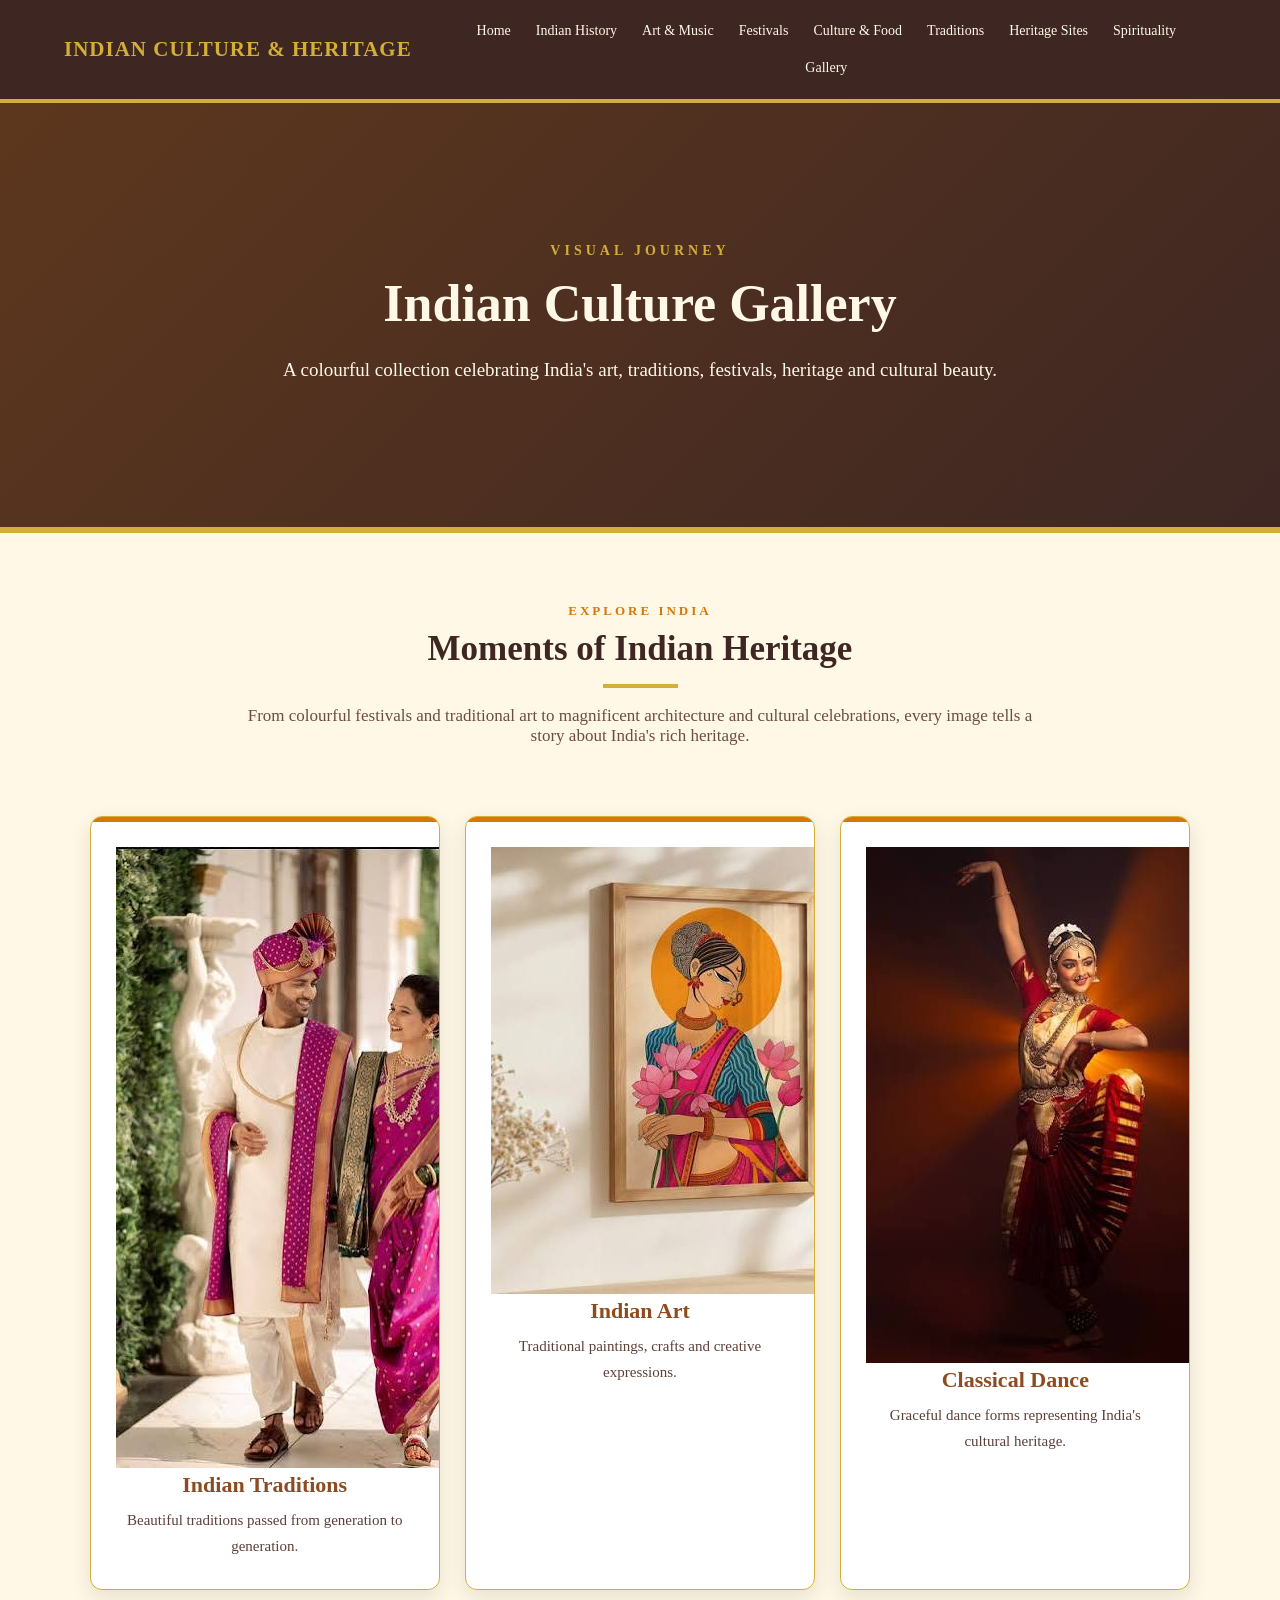
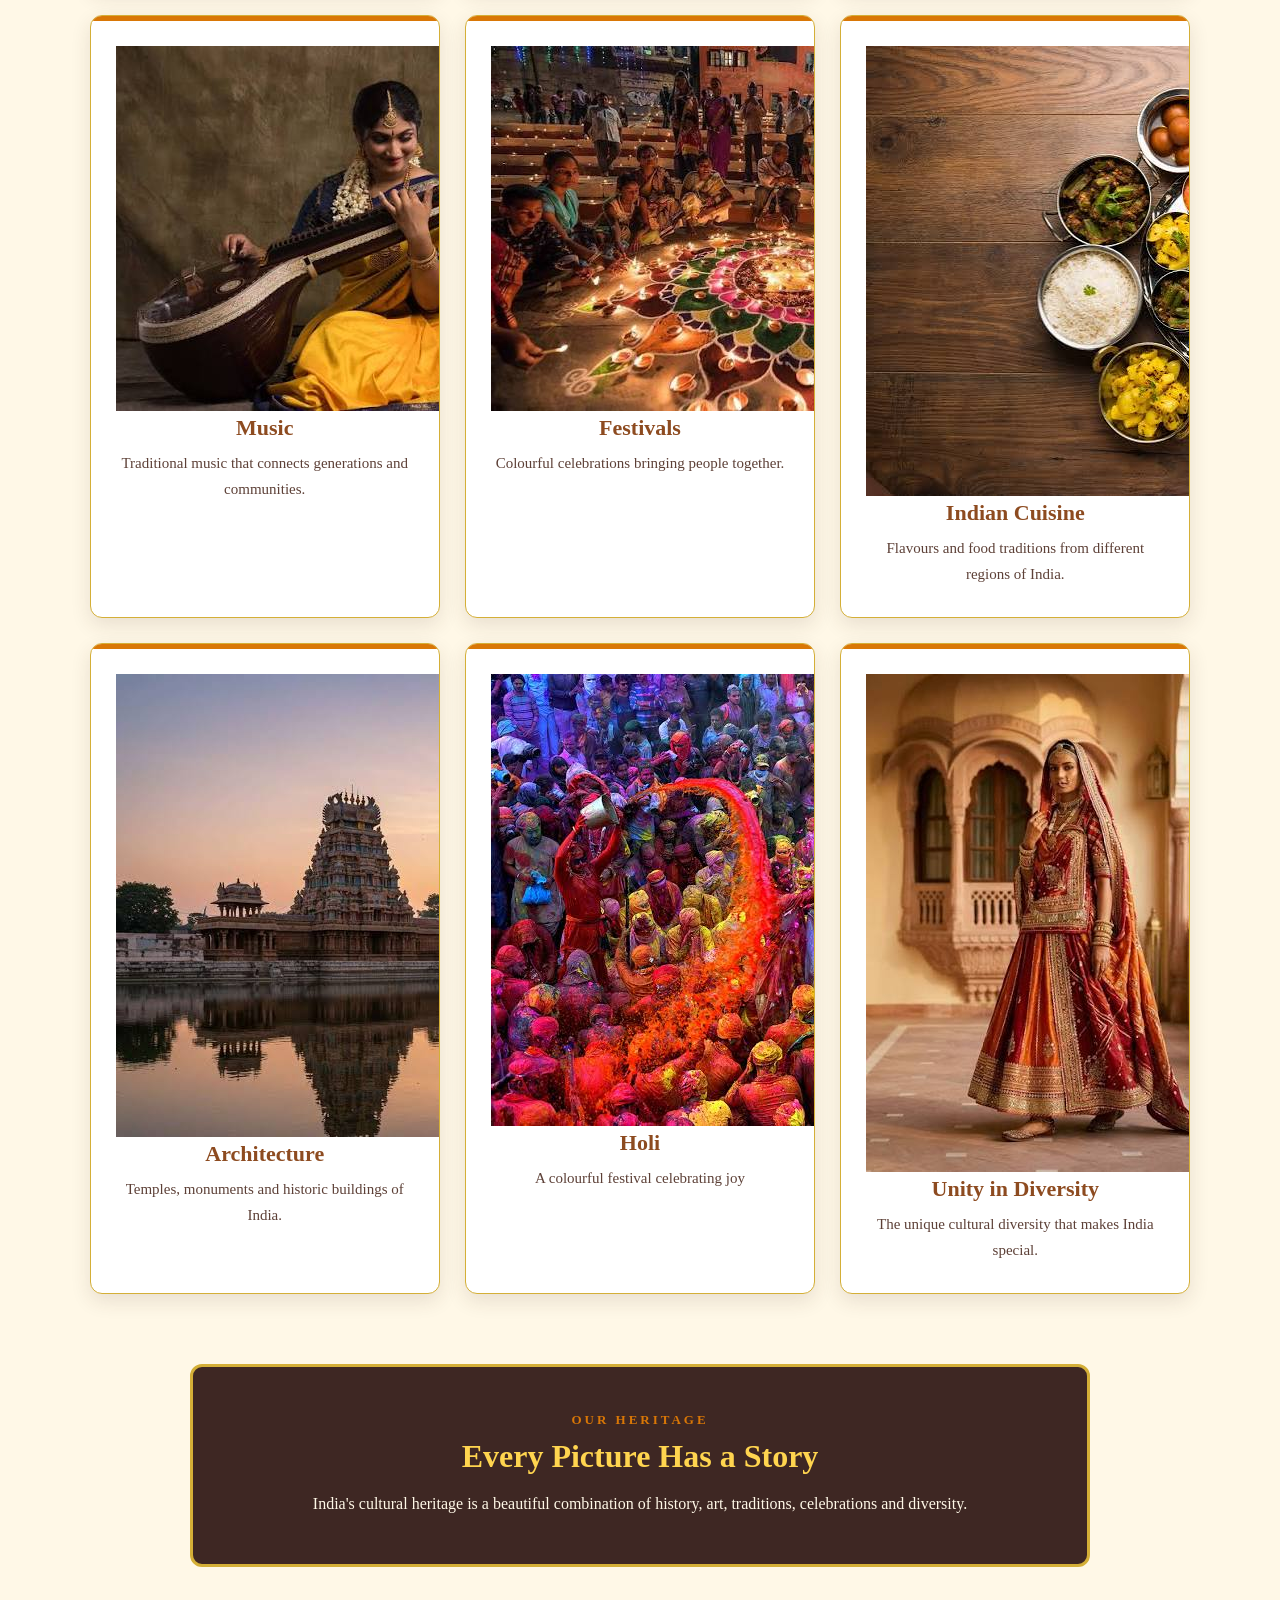
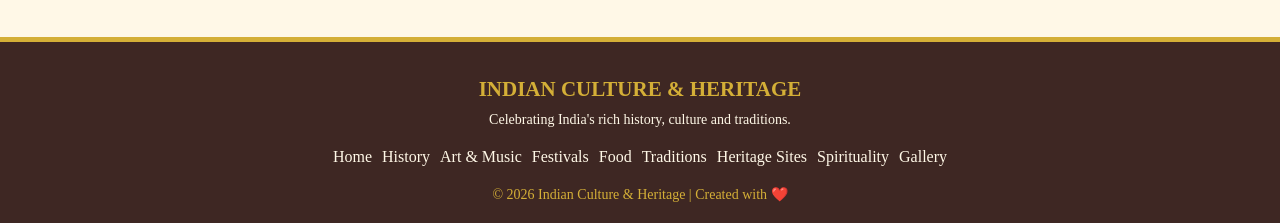
<file: pages/gallery.html>
<!DOCTYPE html>
<html lang="en">
<head>
    <meta charset="UTF-8">
    <meta name="viewport" content="width=device-width, initial-scale=1.0">

    <title>Gallery | Indian Culture & Heritage</title>

    <link rel="stylesheet" href="../css/gallery.css">
</head>

<body>
    <header class="navbar">

        <a href="../index.html" class="logo">
            INDIAN CULTURE & HERITAGE
        </a>

        <nav>
            <a href="../index.html">Home</a>
            <a href="indian-history.html">Indian History</a>
            <a href="art&music.html">Art & Music</a>
            <a href="indian-festivals.html">Festivals</a>
            <a href="culture&food.html">Culture & Food</a>
            <a href="traditions&lifestyle.html">Traditions</a>
            <a href="heritage-sites.html">Heritage Sites</a>
            <a href="religion&spirituality.html">Spirituality</a>
            <a href="gallery.html">Gallery</a>
        </nav>

    </header>

    <section class="hero">

        <div class="hero-content">

            <p class="small-title">VISUAL JOURNEY</p>

            <h1>Indian Culture Gallery</h1>

            <p>
                A colourful collection celebrating India's art, traditions,
                festivals, heritage and cultural beauty.
            </p>

        </div>

    </section>

    <section class="intro">

        <p class="section-label">EXPLORE INDIA</p>

        <h2>Moments of Indian Heritage</h2>

        <p>
            From colourful festivals and traditional art to magnificent
            architecture and cultural celebrations, every image tells
            a story about India's rich heritage.
        </p>

    </section>

    <section class="gallery-section">

        <div class="gallery-grid">

            <div class="gallery-item">
                <img src="../image/gallery/gallery9.jpg"alt="Indian traditional" class="card-image">

                <h3>Indian Traditions</h3>
                <p>Beautiful traditions passed from generation to generation.</p>
            </div>


            <div class="gallery-item">
                <img src="../image/gallery/gallery4.jpg"alt="Indian art" class="card-image">


                <h3>Indian Art</h3>
                <p>Traditional paintings, crafts and creative expressions.</p>
            </div>


            <div class="gallery-item">
                <img src="../image/gallery/gallery1.jpg"alt="Classical dance" class="card-image">


                <h3>Classical Dance</h3>
                <p>Graceful dance forms representing India's cultural heritage.</p>
            </div>


            <div class="gallery-item">
                <img src="../image/gallery/gallery7.jpg"alt="Music" class="card-image">

                <h3>Music</h3>
                <p>Traditional music that connects generations and communities.</p>
            </div>


            <div class="gallery-item">
                <img src="../image/gallery/gallery2.jpg"alt="festivals" class="card-image">

                <h3>Festivals</h3>
                <p>Colourful celebrations bringing people together.</p>
            </div>


            <div class="gallery-item">
                <img src="../image/gallery/gallery6.jpg"alt="indian cuisine" class="card-image">


                <h3>Indian Cuisine</h3>
                <p>Flavours and food traditions from different regions of India.</p>
            </div>


            <div class="gallery-item">
                <img src="../image/gallery/gallery8.jpg"alt="architecture" class="card-image">


                <h3>Architecture</h3>
                <p>Temples, monuments and historic buildings of India.</p>
            </div>

            <div class="gallery-item">
                <img src="../image/gallery/gallery3.jpg"alt="holi" class="card-image">

                <h3>Holi</h3>
                <p>A colourful festival celebrating joy</p>
            </div>

            <div class="gallery-item">
                <img src="../image/gallery/gallery5.jpg"alt="Taj Mahal" class="card-image">


                <h3>Unity in Diversity</h3>
                <p>The unique cultural diversity that makes India special.</p>
            </div>

        </div>

    </section>

    <section class="gallery-message">

        <p class="section-label">OUR HERITAGE</p>

        <h2>Every Picture Has a Story</h2>

        <p>
            India's cultural heritage is a beautiful combination of history,
            art, traditions, celebrations and diversity.
        </p>

    </section>
    
    <footer class="footer">

        <div class="footer-title">
            INDIAN CULTURE & HERITAGE
        </div>

        <p>
            Celebrating India's rich history, culture and traditions.
        </p>

        <div class="footer-links">

            <a href="../index.html">Home</a>
            <a href="indian-history.html">History</a>
            <a href="art&music.html">Art & Music</a>
            <a href="indian-festivals.html">Festivals</a>
            <a href="culture&food.html">Food</a>
            <a href="traditions&lifestyle.html">Traditions</a>
            <a href="heritage-sites.html">Heritage Sites</a>
            <a href="religion&spirituality.html">Spirituality</a>
            <a href="gallery.html">Gallery</a>

        </div>

        <p class="copyright">
            © 2026 Indian Culture & Heritage | Created with ❤️
        </p>

    </footer>

</body>
</html>
</file>
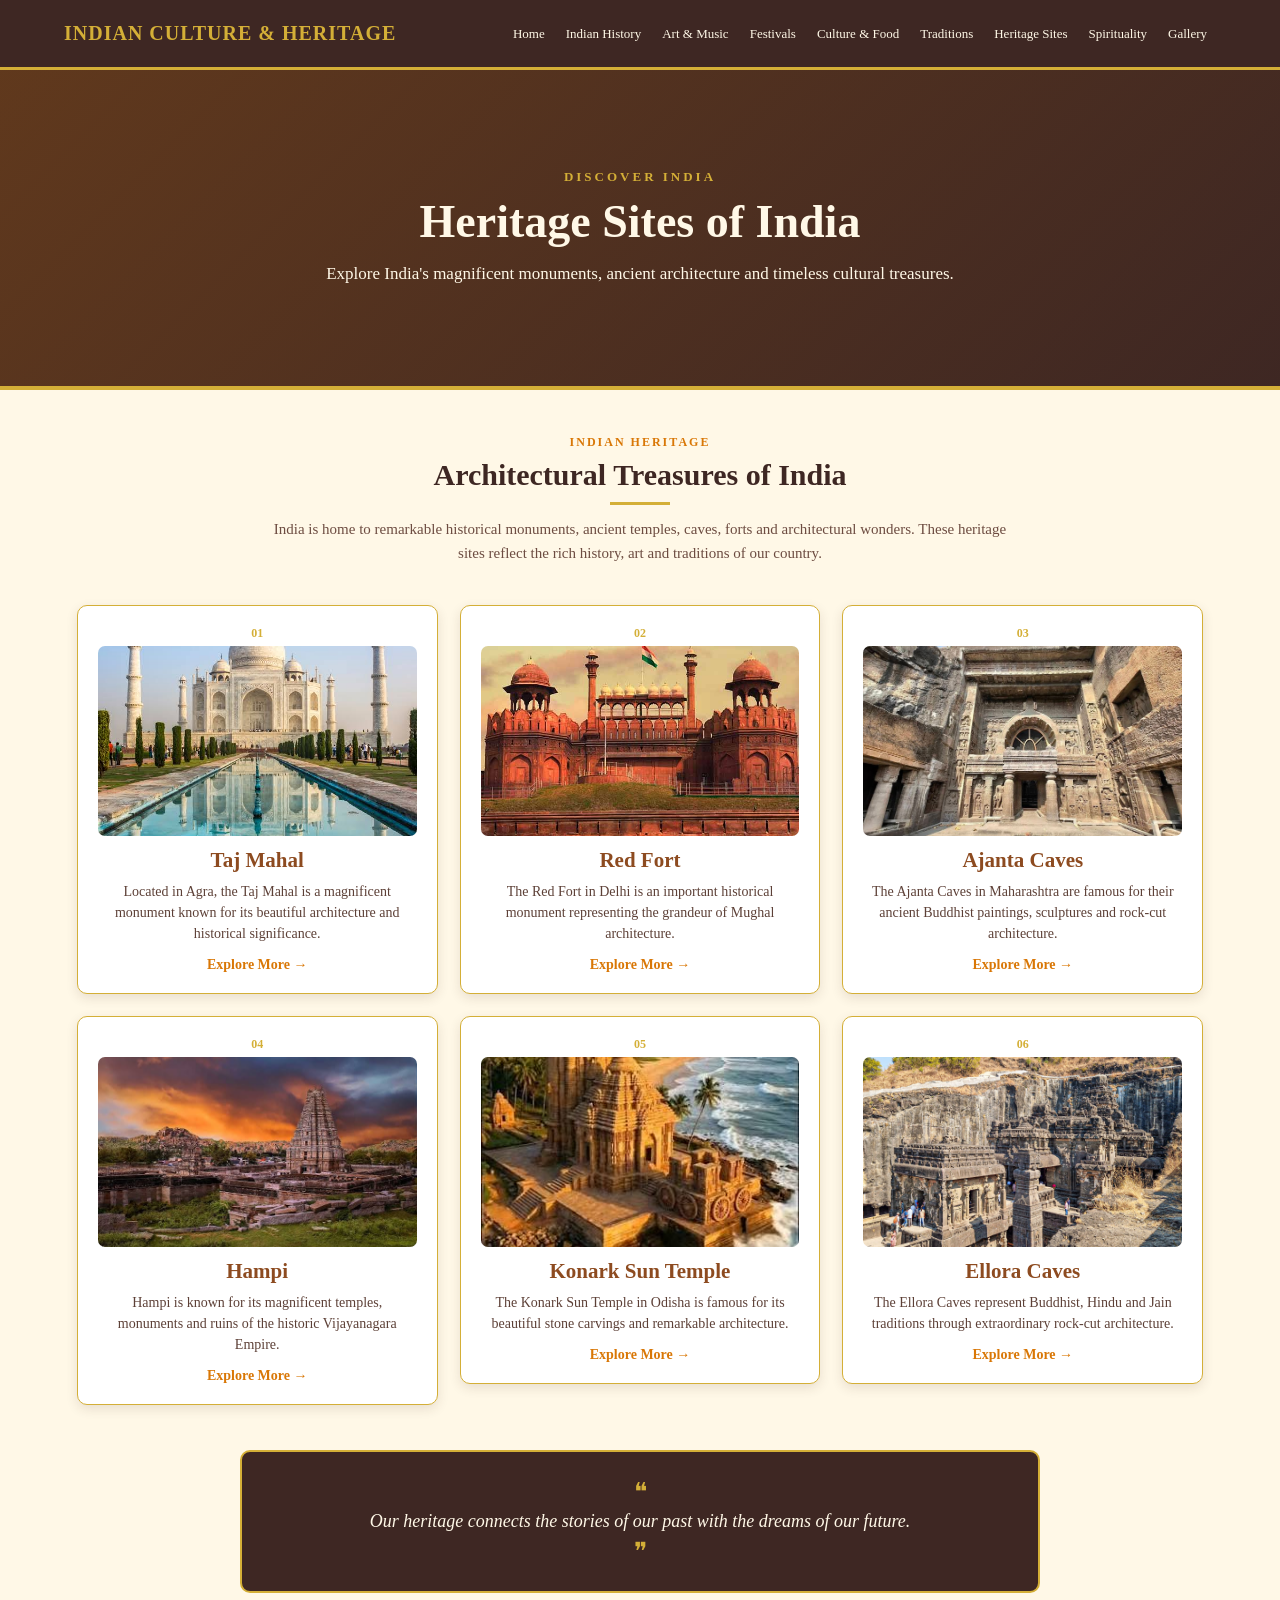
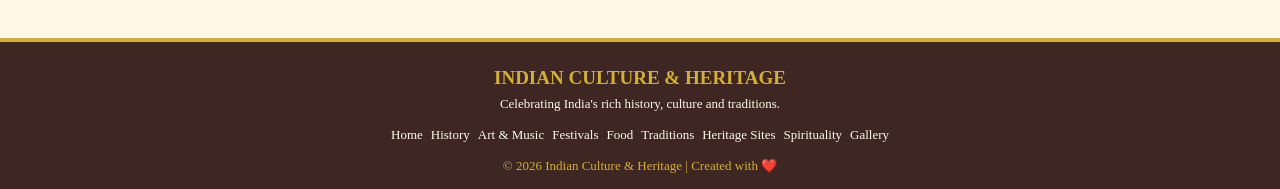
<file: pages/heritage-sites.html>
<!DOCTYPE html>
<html lang="en">
<head>
    <meta charset="UTF-8">
    <meta name="viewport" content="width=device-width, initial-scale=1.0">

    <title>Heritage Sites | Indian Culture & Heritage</title>

    <link rel="stylesheet" href="../css/heritage-sites.css">
</head>

<body>

    <header class="navbar">

        <a href="../index.html" class="logo">
            INDIAN CULTURE & HERITAGE
        </a>

        <nav>
            <a href="../index.html">Home</a>
            <a href="indian-history.html">Indian History</a>
            <a href="art&music.html">Art & Music</a>
            <a href="indian-festivals.html">Festivals</a>
            <a href="culture&food.html">Culture & Food</a>
            <a href="traditions&lifestyle.html">Traditions</a>
            <a href="heritage-sites.html">Heritage Sites</a>
            <a href="religion&spirituality.html">Spirituality</a>
            <a href="gallery.html">Gallery</a>
        </nav>

    </header>

    <section class="hero">

        <div class="hero-content">

            <p class="small-title">DISCOVER INDIA</p>

            <h1>Heritage Sites of India</h1>

            <p>
                Explore India's magnificent monuments, ancient architecture
                and timeless cultural treasures.
            </p>

        </div>

    </section>

    <section class="intro">

        <p class="section-label">INDIAN HERITAGE</p>

        <h2>Architectural Treasures of India</h2>

        <p>
            India is home to remarkable historical monuments, ancient temples,
            caves, forts and architectural wonders. These heritage sites
            reflect the rich history, art and traditions of our country.
        </p>

    </section>

    <section class="heritage-section">

        <div class="card-container">

            <article class="heritage-card">

                <div class="card-number">01</div>

            <img src="../image/tajmahal.jpg"alt="Taj Mahal" class="card-image">

                <h3>Taj Mahal</h3>

                <p>
                    Located in Agra, the Taj Mahal is a magnificent monument
                    known for its beautiful architecture and historical
                    significance.
                </p>

                <a href="https://en.wikipedia.org/wiki/Taj_Mahal"
                   target="_blank"
                   class="learn-more">
                    Explore More →
                </a>

            </article>


            <article class="heritage-card">

                <div class="card-number">02</div>

                 <img src="../image/Redfort.jpg"alt="Taj Mahal" class="card-image">


                <h3>Red Fort</h3>

                <p>
                    The Red Fort in Delhi is an important historical monument
                    representing the grandeur of Mughal architecture.
                </p>

                <a href="https://en.wikipedia.org/wiki/Red_Fort"
                   target="_blank"
                   class="learn-more">
                    Explore More →
                </a>

            </article>


            <article class="heritage-card">

                <div class="card-number">03</div>

                 <img src="../image/ajanta.jpg"alt="Ajanta_Caves" class="card-image">


                <h3>Ajanta Caves</h3>

                <p>
                    The Ajanta Caves in Maharashtra are famous for their
                    ancient Buddhist paintings, sculptures and rock-cut
                    architecture.
                </p>

                <a href="https://en.wikipedia.org/wiki/Ajanta_Caves"
                   target="_blank"
                   class="learn-more">
                    Explore More →
                </a>

            </article>


            <article class="heritage-card">

                <div class="card-number">04</div>

                 <img src="../image/hampi.jpg"alt="Hampi" class="card-image">


                <h3>Hampi</h3>

                <p>
                    Hampi is known for its magnificent temples, monuments
                    and ruins of the historic Vijayanagara Empire.
                </p>

                <a href="https://en.wikipedia.org/wiki/Hampi"
                   target="_blank"
                   class="learn-more">
                    Explore More →
                </a>

            </article>


            <article class="heritage-card">

                <div class="card-number">05</div>

                 <img src="../image/konark.jpg"alt="Konark sun temple" class="card-image">


                <h3>Konark Sun Temple</h3>

                <p>
                    The Konark Sun Temple in Odisha is famous for its
                    beautiful stone carvings and remarkable architecture.
                </p>

                <a href="https://en.wikipedia.org/wiki/Konark_Sun_Temple"
                   target="_blank"
                   class="learn-more">
                    Explore More →
                </a>

            </article>


            <article class="heritage-card">

                <div class="card-number">06</div>

                 <img src="../image/ellora.jpg"alt="Ellora Caves" class="card-image">


                <h3>Ellora Caves</h3>

                <p>
                    The Ellora Caves represent Buddhist, Hindu and Jain
                    traditions through extraordinary rock-cut architecture.
                </p>

                <a href="https://en.wikipedia.org/wiki/Ellora_Caves"
                   target="_blank"
                   class="learn-more">
                    Explore More →
                </a>

            </article>

        </div>

    </section>

    <section class="quote">

        <span>❝</span>

        <p>
            Our heritage connects the stories of our past with the dreams
            of our future.
        </p>

        <span>❞</span>

    </section>

    <footer class="footer">

        <div class="footer-title">
            INDIAN CULTURE & HERITAGE
        </div>

        <p>
            Celebrating India's rich history, culture and traditions.
        </p>

        <div class="footer-links">

            <a href="../index.html">Home</a>
            <a href="indian-history.html">History</a>
            <a href="art&music.html">Art & Music</a>
            <a href="indian-festivals.html">Festivals</a>
            <a href="culture&food.html">Food</a>
            <a href="traditions&lifestyle.html">Traditions</a>
            <a href="heritage-sites.html">Heritage Sites</a>
            <a href="religion&spirituality.html">Spirituality</a>
            <a href="gallery.html">Gallery</a>

        </div>

        <p class="copyright">
            © 2026 Indian Culture & Heritage | Created with ❤️
        </p>

    </footer>

</body>
</html>
</file>
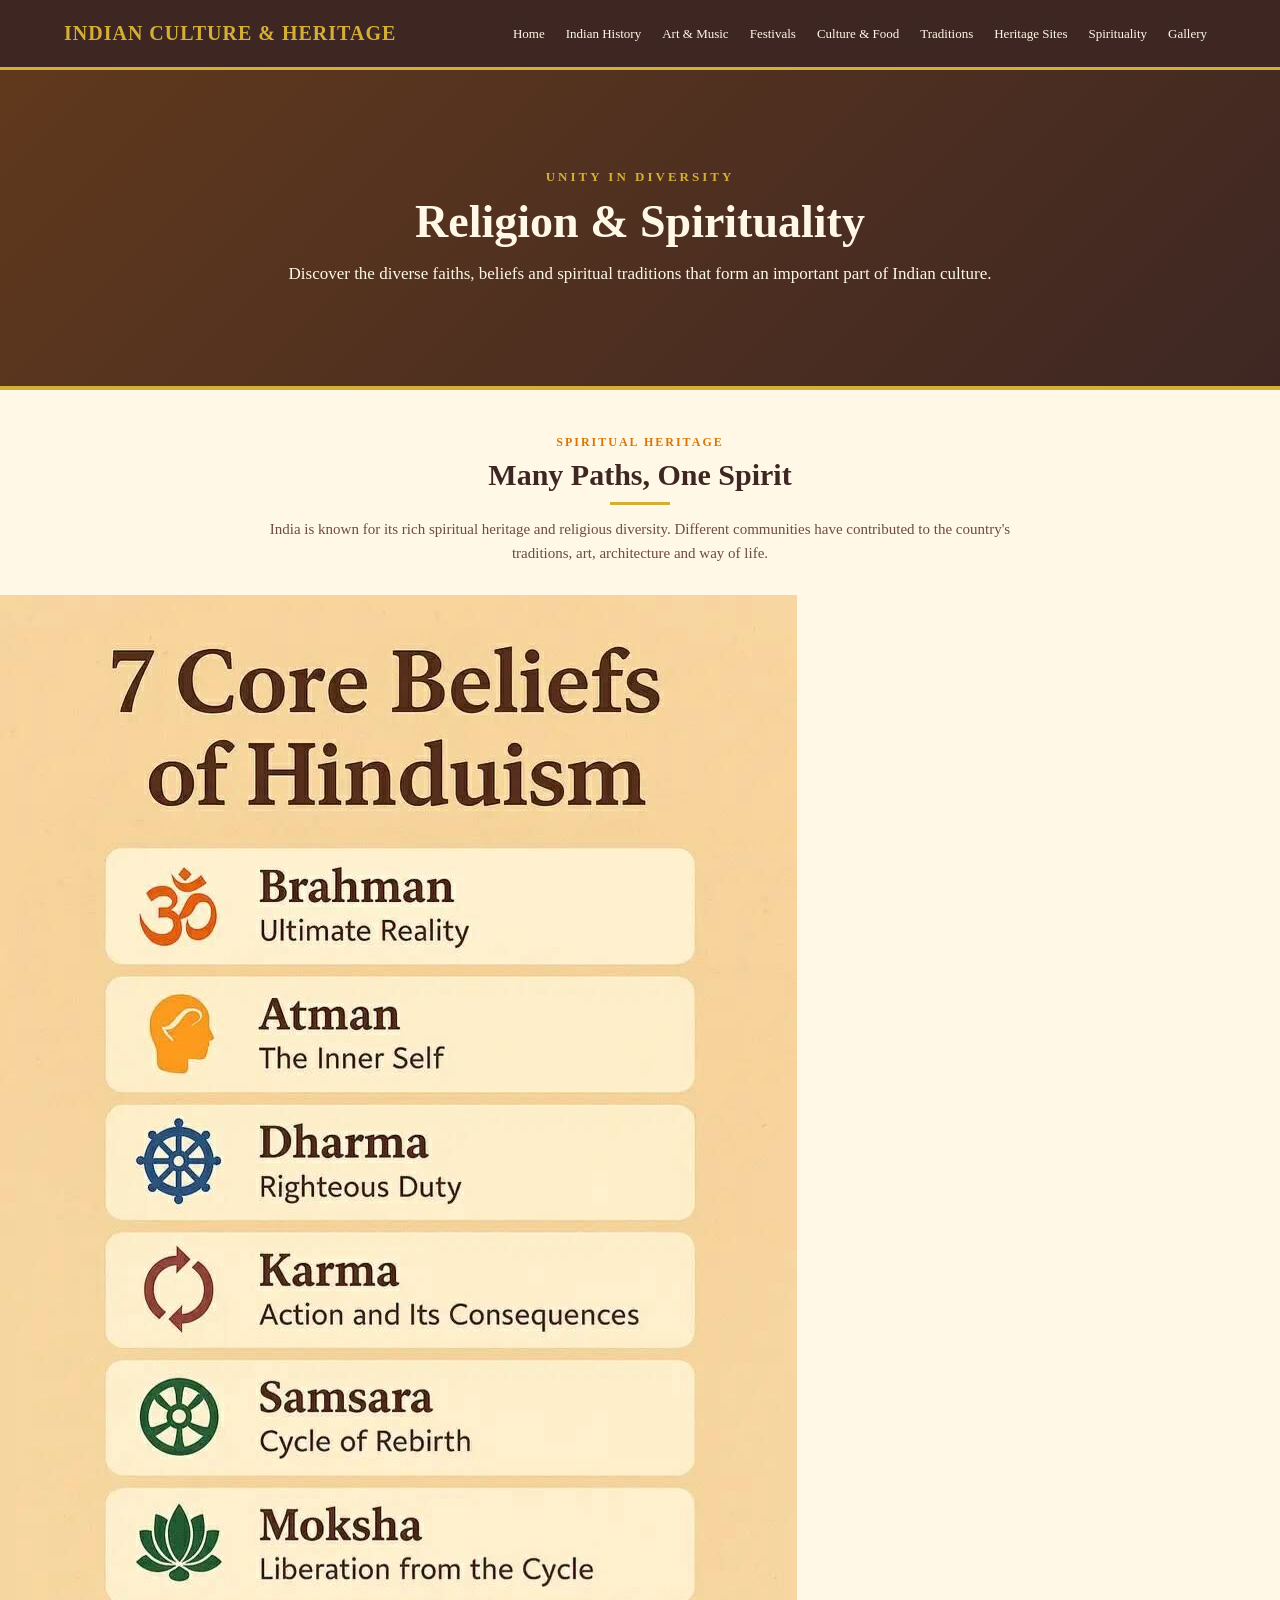
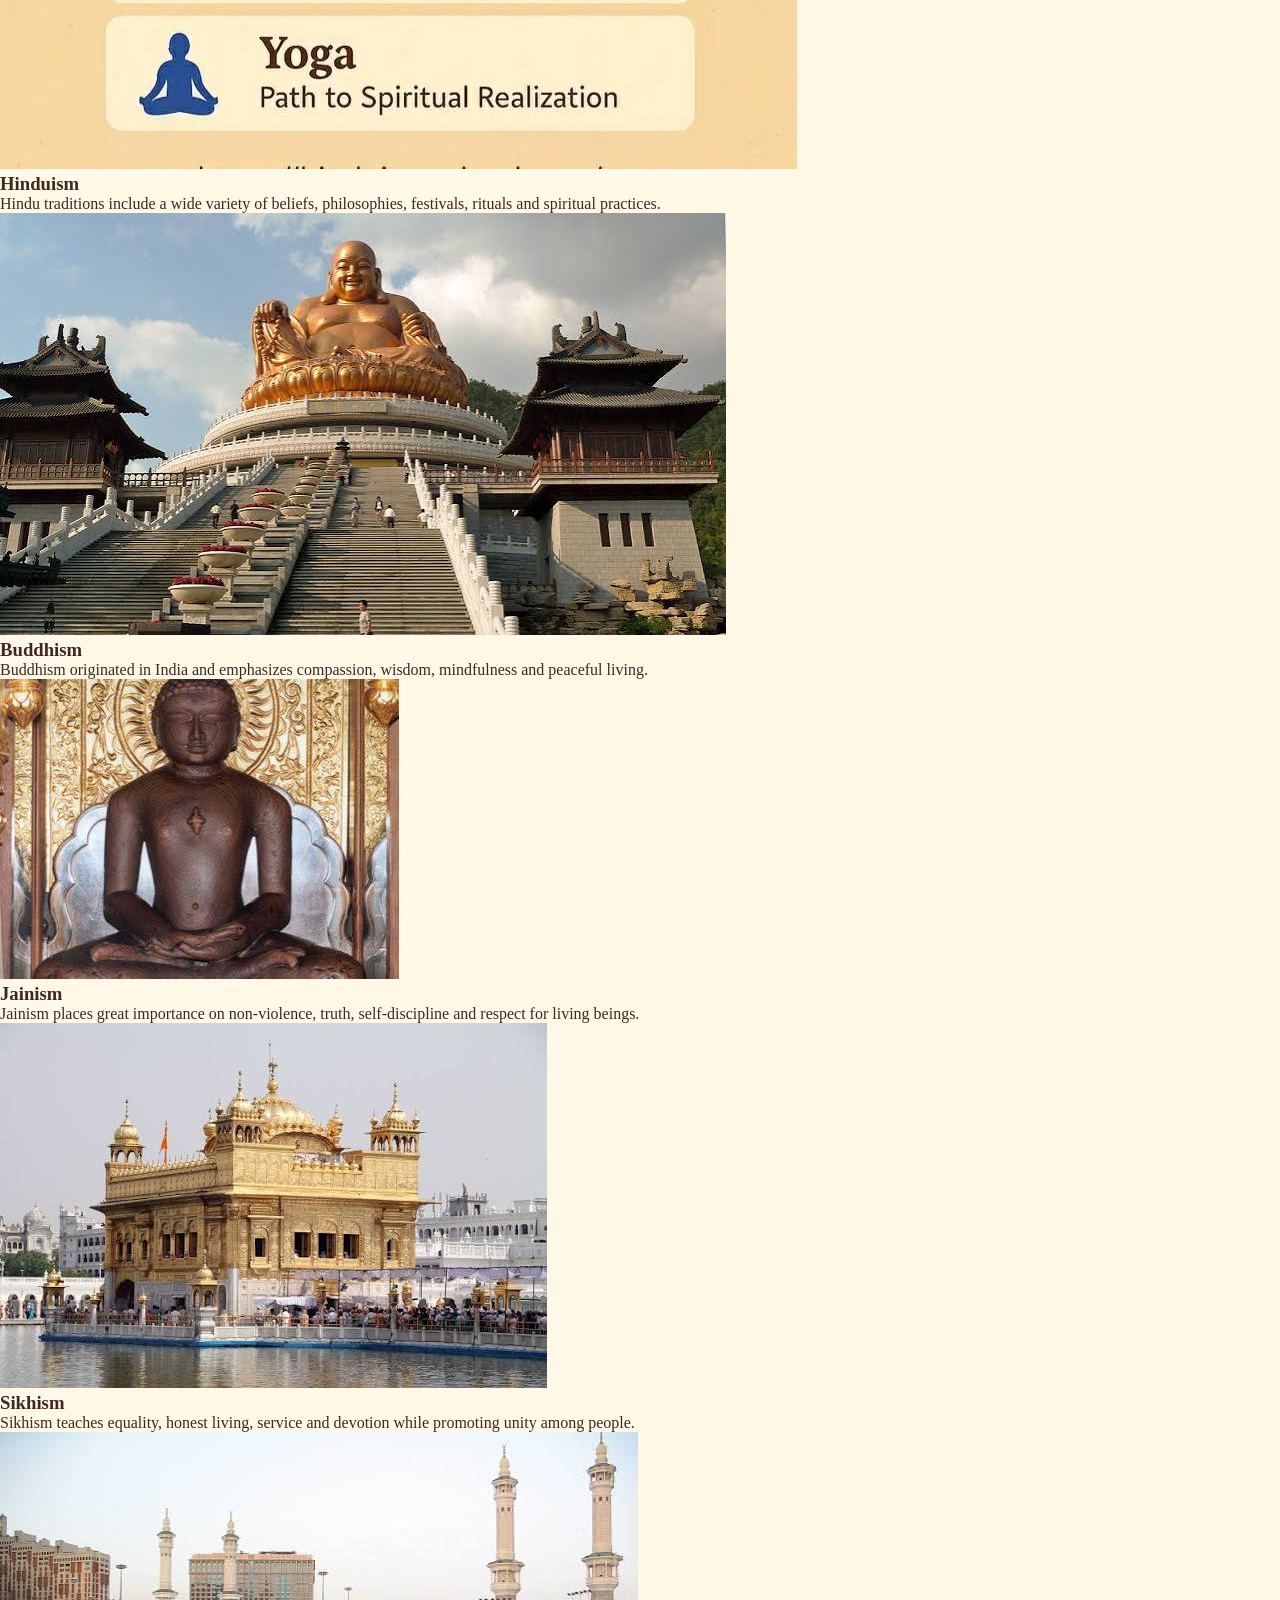
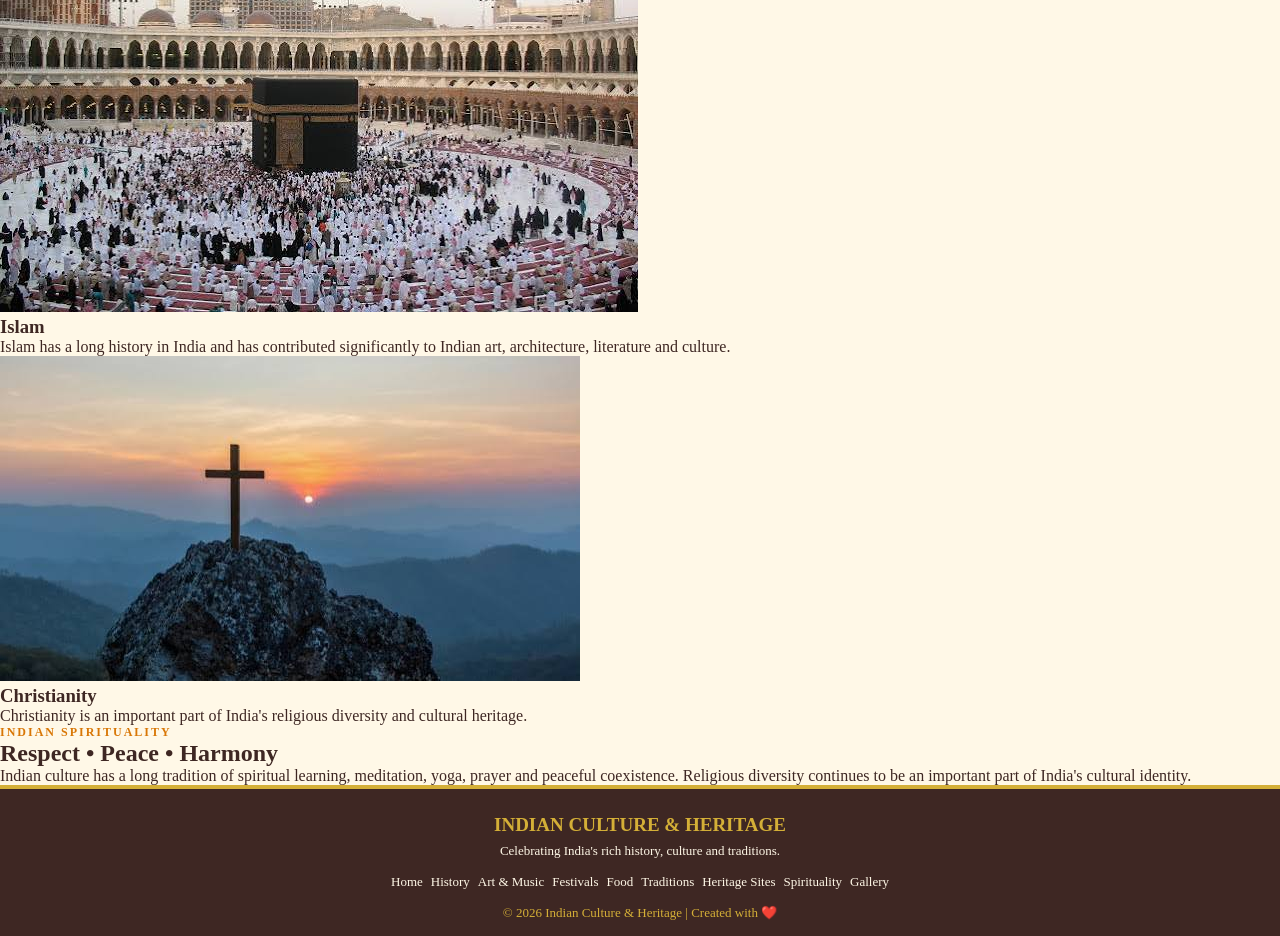
<file: pages/religion&spirituality.html>
<!DOCTYPE html>
<html lang="en">
<head>
    <meta charset="UTF-8">
    <meta name="viewport" content="width=device-width, initial-scale=1.0">

    <title>Religion & Spirituality | Indian Culture & Heritage</title>

    <link rel="stylesheet" href="../css/religion&spirituality.css">
</head>

<body>

    <header class="navbar">

        <a href="../index.html" class="logo">
            INDIAN CULTURE & HERITAGE
        </a>

        <nav>
            <a href="../index.html">Home</a>
            <a href="indian-history.html">Indian History</a>
            <a href="art&music.html">Art & Music</a>
            <a href="indian-festivals.html">Festivals</a>
            <a href="culture&food.html">Culture & Food</a>
            <a href="traditions&lifestyle.html">Traditions</a>
            <a href="heritage-sites.html">Heritage Sites</a>
            <a href="religion&spirituality.html">Spirituality</a>
            <a href="gallery.html">Gallery</a>
        </nav>

    </header>

    <section class="hero">

        <div class="hero-content">

            <p class="small-title">UNITY IN DIVERSITY</p>

            <h1>Religion & Spirituality</h1>

            <p>
                Discover the diverse faiths, beliefs and spiritual traditions
                that form an important part of Indian culture.
            </p>

        </div>

    </section>

    <section class="intro">

        <p class="section-label">SPIRITUAL HERITAGE</p>

        <h2>Many Paths, One Spirit</h2>

        <p>
            India is known for its rich spiritual heritage and religious
            diversity. Different communities have contributed to the country's
            traditions, art, architecture and way of life.
        </p>

    </section>

    <section class="religion-section">

        <div class="religion-grid">


            <article class="religion-card">

            <img src="../image/hinduism.jpg"alt="hinduism" class="card-image">


                <h3>Hinduism</h3>

                <p>
                    Hindu traditions include a wide variety of beliefs,
                    philosophies, festivals, rituals and spiritual practices.
                </p>

            </article>

            <article class="religion-card">

                <img src="../image/budduism.jpg"alt="Buddhism" class="card-image">


                <h3>Buddhism</h3>

                <p>
                    Buddhism originated in India and emphasizes compassion,
                    wisdom, mindfulness and peaceful living.
                </p>

            </article>

            <article class="religion-card">

                <img src="../image/jainism.jpg"alt="Jainism" class="card-image">


                <h3>Jainism</h3>

                <p>
                    Jainism places great importance on non-violence,
                    truth, self-discipline and respect for living beings.
                </p>

            </article>


            <article class="religion-card">

                <img src="../image/sikhism.jpg"alt="sikhism" class="card-image">


                <h3>Sikhism</h3>

                <p>
                    Sikhism teaches equality, honest living, service and
                    devotion while promoting unity among people.
                </p>

            </article>


            <article class="religion-card">

            <img src="../image/islam.jpg"alt="islam" class="card-image">


                <h3>Islam</h3>

                <p>
                    Islam has a long history in India and has contributed
                    significantly to Indian art, architecture, literature
                    and culture.
                </p>

            </article>


            <article class="religion-card">

                <img src="../image/christrianity.jpg"alt="christrianity" class="card-image">


                <h3>Christianity</h3>

                <p>
                    Christianity is an important part of India's religious
                    diversity and cultural heritage.
                </p>

            </article>


        </div>

    </section>

    <section class="spiritual-box">

        <div class="spiritual-content">

            <p class="section-label">INDIAN SPIRITUALITY</p>

            <h2>Respect • Peace • Harmony</h2>

            <p>
                Indian culture has a long tradition of spiritual learning,
                meditation, yoga, prayer and peaceful coexistence.
                Religious diversity continues to be an important part
                of India's cultural identity.
            </p>

        </div>

    </section>

    <footer class="footer">

        <div class="footer-title">
            INDIAN CULTURE & HERITAGE
        </div>

        <p>
            Celebrating India's rich history, culture and traditions.
        </p>

        <div class="footer-links">

            <a href="../index.html">Home</a>
            <a href="indian-history.html">History</a>
            <a href="art&music.html">Art & Music</a>
            <a href="indian-festivals.html">Festivals</a>
            <a href="culture&food.html">Food</a>
            <a href="traditions&lifestyle.html">Traditions</a>
            <a href="heritage-sites.html">Heritage Sites</a>
            <a href="religion&spirituality.html">Spirituality</a>
            <a href="gallery.html">Gallery</a>

        </div>

        <p class="copyright">
            © 2026 Indian Culture & Heritage | Created with ❤️
        </p>

    </footer>

</body>
</html>
</file>
<file: css/gallery.css>
* {
    margin: 0;
    padding: 0;
    box-sizing: border-box;
}

html {
    scroll-behavior: smooth;
}

body {
    font-family: Georgia, "Times New Roman", serif;
    background: #FFF8E7;
    color: #3E2723;
}



.navbar {
    background: #3E2723;
    min-height: 80px;
    padding: 15px 5%;

    display: flex;
    align-items: center;
    justify-content: space-between;

    gap: 25px;

    border-bottom: 4px solid #D4AF37;

    position: sticky;
    top: 0;
    z-index: 1000;
}

.logo {
    color: #D4AF37;
    text-decoration: none;
    font-size: 21px;
    font-weight: bold;
    letter-spacing: 1px;
    white-space: nowrap;
}

.navbar nav {
    display: flex;
    justify-content: center;
    flex-wrap: wrap;
    gap: 5px;
}

.navbar nav a {
    color: #FFF8E7;
    text-decoration: none;
    padding: 8px 10px;
    font-size: 14px;
    border-radius: 5px;
    transition: 0.3s;
}

.navbar nav a:hover {
    background: #D97706;
}

.hero {
    min-height: 430px;

    background:
        linear-gradient(rgba(62,39,35,0.8), rgba(62,39,35,0.8)),
        linear-gradient(135deg, #D97706, #3E2723);

    display: flex;
    align-items: center;
    justify-content: center;

    text-align: center;

    padding: 40px 20px;

    border-bottom: 6px solid #D4AF37;
}

.hero-content {
    max-width: 850px;
}

.small-title {
    color: #D4AF37;
    letter-spacing: 4px;
    font-size: 14px;
    font-weight: bold;
    margin-bottom: 15px;
}

.hero h1 {
    color: #FFF8E7;
    font-size: 52px;
    margin-bottom: 20px;
}

.hero-content > p:last-child {
    color: #FFF8E7;
    font-size: 19px;
    line-height: 1.8;
}


.intro {
    max-width: 850px;
    margin: auto;
    padding: 70px 25px 50px;
    text-align: center;
}

.section-label {
    color: #D97706;
    font-weight: bold;
    letter-spacing: 3px;
    font-size: 13px;
}

.intro h2 {
    color: #3E2723;
    font-size: 35px;
    margin: 10px 0 18px;
}

.intro h2::after {
    content: "";
    display: block;
    width: 75px;
    height: 4px;
    background: #D4AF37;
    margin: 15px auto;
}

.intro > p:last-child {
    color: #6D4C41;
    font-size: 17px;
}


.gallery-section {
    padding: 20px 7% 70px;
}

.gallery-grid {
    max-width: 1150px;
    margin: auto;

    display: grid;
    grid-template-columns: repeat(3, 1fr);

    gap: 25px;
}

.gallery-item {
    min-height: 250px;

    background: white;

    border: 1px solid #D4AF37;
    border-radius: 12px;

    padding: 30px 25px;

    text-align: center;

    box-shadow: 0 7px 20px rgba(62,39,35,0.12);

    transition: 0.3s;

    position: relative;
    overflow: hidden;
}

.gallery-item::before {
    content: "";

    position: absolute;

    top: 0;
    left: 0;

    width: 100%;
    height: 5px;

    background: #D97706;
}

.gallery-item:hover {
    transform: translateY(-8px);

    box-shadow: 0 14px 28px rgba(62,39,35,0.2);

    border-color: #D97706;
}

.gallery-icon {
    width: 80px;
    height: 80px;

    margin: 5px auto 18px;

    display: flex;
    align-items: center;
    justify-content: center;

    background: #FFF3D6;

    border: 2px solid #D4AF37;

    border-radius: 50%;

    font-size: 35px;
}

.gallery-item h3 {
    color: #8D4B20;
    font-size: 22px;
    margin-bottom: 10px;
}

.gallery-item p {
    color: #5D4037;
    font-size: 15px;
    line-height: 1.7;
}


.gallery-message {
    max-width: 900px;
    margin: 0 auto 70px;

    padding: 45px 30px;

    text-align: center;

    background: #3E2723;

    border: 3px solid #D4AF37;
    border-radius: 12px;

    color: #FFF8E7;
}

.gallery-message h2 {
    color: #FFD54F;
    font-size: 32px;
    margin: 10px 0 15px;
}

.gallery-message > p:last-child {
    line-height: 1.8;
}

.footer {
    background: #3E2723;
    color: #FFF8E7;

    text-align: center;

    padding: 35px 20px 20px;

    border-top: 5px solid #D4AF37;
}

.footer-title {
    color: #D4AF37;
    font-size: 21px;
    font-weight: bold;
    margin-bottom: 10px;
}

.footer > p {
    font-size: 14px;
}

.footer-links {
    margin: 20px auto;

    max-width: 900px;

    display: flex;
    justify-content: center;
    flex-wrap: wrap;
    gap: 10px;
}

.footer-links a {
    color: #FFF8E7;
    text-decoration: none;
}

.footer-links a:hover {
    color: #D97706;
}

.copyright {
    color: #D4AF37;
    margin-top: 15px;
}


@media (max-width: 1000px) {

    .navbar {
        flex-direction: column;
    }

    .gallery-grid {
        grid-template-columns: repeat(2, 1fr);
    }
}

@media (max-width: 600px) {

    .gallery-grid {
        grid-template-columns: 1fr;
    }

    .hero h1 {
        font-size: 38px;
    }

    .intro h2 {
        font-size: 28px;
    }
}
</file>
<file: css/heritage-sites.css>
* {
    margin: 0;
    padding: 0;
    box-sizing: border-box;
}

html {
    scroll-behavior: smooth;
}

body {
    font-family: Georgia, "Times New Roman", serif;
    background: #FFF8E7;
    color: #3E2723;
}

.navbar {
    background: #3E2723;
    min-height: 70px;
    padding: 12px 5%;

    display: flex;
    align-items: center;
    justify-content: space-between;

    gap: 20px;

    border-bottom: 3px solid #D4AF37;

    position: sticky;
    top: 0;
    z-index: 1000;
}

.logo {
    color: #D4AF37;
    text-decoration: none;
    font-size: 20px;
    font-weight: bold;
    letter-spacing: 1px;
    white-space: nowrap;
}

.navbar nav {
    display: flex;
    flex-wrap: wrap;
    justify-content: center;
    gap: 3px;
}

.navbar nav a {
    color: #FFF8E7;
    text-decoration: none;
    padding: 7px 9px;
    font-size: 13px;
    border-radius: 4px;
    transition: 0.3s;
}

.navbar nav a:hover {
    background: #D97706;
}

.hero {
    min-height: 320px;

    background:
        linear-gradient(rgba(62,39,35,0.78), rgba(62,39,35,0.78)),
        linear-gradient(135deg, #D97706, #3E2723);

    display: flex;
    align-items: center;
    justify-content: center;

    text-align: center;

    padding: 30px 20px;

    border-bottom: 4px solid #D4AF37;
}

.hero-content {
    max-width: 800px;
}

.small-title {
    color: #D4AF37;
    font-size: 13px;
    font-weight: bold;
    letter-spacing: 3px;
    margin-bottom: 10px;
}

.hero h1 {
    color: #FFF8E7;
    font-size: 46px;
    margin-bottom: 12px;
}

.hero-content > p:last-child {
    color: #FFF8E7;
    font-size: 17px;
    line-height: 1.6;
}

.intro {
    max-width: 800px;
    margin: auto;
    padding: 45px 20px 30px;
    text-align: center;
}

.section-label {
    color: #D97706;
    font-weight: bold;
    letter-spacing: 2px;
    font-size: 12px;
}

.intro h2 {
    font-size: 30px;
    color: #3E2723;
    margin: 8px 0 12px;
}

.intro h2::after {
    content: "";
    display: block;
    width: 60px;
    height: 3px;
    background: #D4AF37;
    margin: 10px auto;
}

.intro > p:last-child {
    color: #6D4C41;
    font-size: 15px;
    line-height: 1.6;
}

.heritage-section {
    padding: 10px 6% 45px;
}

.card-container {
    max-width: 1150px;
    margin: auto;

    display: grid;
    grid-template-columns: repeat(3, 1fr);

    gap: 22px;

    align-items: start;
}

.heritage-card {
    background: #FFFFFF;

    border: 1px solid #D4AF37;
    border-radius: 10px;

    padding: 20px;

    text-align: center;

    box-shadow: 0 4px 12px rgba(62,39,35,0.12);

    transition: 0.3s;

    height: auto;
    min-height: 0;
}

.heritage-card:hover {
    transform: translateY(-5px);

    box-shadow: 0 9px 20px rgba(62,39,35,0.18);

    border-color: #D97706;
}

.heritage-card img {
    display: block;

    width: 100%;
    height: 190px;

    object-fit: cover;

    border-radius: 7px;

    margin-bottom: 12px;
}

.card-number {
    color: #D4AF37;
    font-size: 12px;
    font-weight: bold;
    margin-bottom: 5px;
}

.card-icon {
    width: 55px;
    height: 55px;

    margin: 5px auto 12px;

    display: flex;
    align-items: center;
    justify-content: center;

    background: #FFF3D6;

    border: 2px solid #D4AF37;

    border-radius: 50%;

    font-size: 25px;
}

.heritage-card h3 {
    color: #8D4B20;
    font-size: 21px;
    margin-bottom: 8px;
}

.heritage-card p {
    color: #5D4037;

    font-size: 14px;
    line-height: 1.5;

    min-height: 0;

    margin-bottom: 8px;
}

.learn-more {
    display: inline-block;

    margin-top: 5px;

    color: #D97706;

    text-decoration: none;

    font-size: 14px;
    font-weight: bold;
}

.learn-more:hover {
    color: #3E2723;
}

.quote {
    max-width: 800px;

    margin: 0 auto 45px;

    padding: 25px;

    text-align: center;

    background: #3E2723;

    border: 2px solid #D4AF37;
    border-radius: 10px;

    color: #FFF8E7;
}

.quote span {
    color: #D4AF37;
    font-size: 25px;
}

.quote p {
    font-size: 18px;
    font-style: italic;
    margin: 5px 0;
}


.footer {
    background: #3E2723;

    color: #FFF8E7;

    text-align: center;

    padding: 25px 20px 15px;

    border-top: 4px solid #D4AF37;
}

.footer-title {
    color: #D4AF37;

    font-size: 19px;

    font-weight: bold;

    margin-bottom: 7px;
}

.footer > p {
    font-size: 13px;
}

.footer-links {
    margin: 15px auto;

    max-width: 900px;

    display: flex;

    justify-content: center;

    flex-wrap: wrap;

    gap: 8px;
}

.footer-links a {
    color: #FFF8E7;

    text-decoration: none;

    font-size: 13px;
}

.footer-links a:hover {
    color: #D97706;
}

.copyright {
    color: #D4AF37;

    margin-top: 10px;
}


@media (max-width: 1000px) {

    .navbar {
        flex-direction: column;
    }

    .card-container {
        grid-template-columns: repeat(2, 1fr);
    }
}

@media (max-width: 600px) {

    .card-container {
        grid-template-columns: 1fr;
    }

    .hero h1 {
        font-size: 35px;
    }

    .intro h2 {
        font-size: 26px;
    }
}
</file>
<file: css/religion&spirituality.css>
* {
    margin: 0;
    padding: 0;
    box-sizing: border-box;
}

html {
    scroll-behavior: smooth;
}

body {
    font-family: Georgia, "Times New Roman", serif;
    background: #FFF8E7;
    color: #3E2723;
}


.navbar {
    background: #3E2723;
    min-height: 70px;
    padding: 12px 5%;

    display: flex;
    align-items: center;
    justify-content: space-between;

    gap: 20px;

    border-bottom: 3px solid #D4AF37;

    position: sticky;
    top: 0;
    z-index: 1000;
}

.logo {
    color: #D4AF37;
    text-decoration: none;
    font-size: 20px;
    font-weight: bold;
    letter-spacing: 1px;
    white-space: nowrap;
}

.navbar nav {
    display: flex;
    flex-wrap: wrap;
    justify-content: center;
    gap: 3px;
}

.navbar nav a {
    color: #FFF8E7;
    text-decoration: none;
    padding: 7px 9px;
    font-size: 13px;
    border-radius: 4px;
    transition: 0.3s;
}

.navbar nav a:hover {
    background: #D97706;
}

.hero {
    min-height: 320px;

    background:
        linear-gradient(rgba(62,39,35,0.78), rgba(62,39,35,0.78)),
        linear-gradient(135deg, #D97706, #3E2723);

    display: flex;
    align-items: center;
    justify-content: center;

    text-align: center;

    padding: 30px 20px;

    border-bottom: 4px solid #D4AF37;
}

.hero-content {
    max-width: 800px;
}

.small-title {
    color: #D4AF37;
    font-size: 13px;
    font-weight: bold;
    letter-spacing: 3px;
    margin-bottom: 10px;
}

.hero h1 {
    color: #FFF8E7;
    font-size: 46px;
    margin-bottom: 12px;
}

.hero-content > p:last-child {
    color: #FFF8E7;
    font-size: 17px;
    line-height: 1.6;
}

.intro {
    max-width: 800px;
    margin: auto;
    padding: 45px 20px 30px;
    text-align: center;
}

.section-label {
    color: #D97706;
    font-weight: bold;
    letter-spacing: 2px;
    font-size: 12px;
}

.intro h2 {
    font-size: 30px;
    color: #3E2723;
    margin: 8px 0 12px;
}

.intro h2::after {
    content: "";
    display: block;
    width: 60px;
    height: 3px;
    background: #D4AF37;
    margin: 10px auto;
}

.intro > p:last-child {
    color: #6D4C41;
    font-size: 15px;
    line-height: 1.6;
}

.heritage-section {
    padding: 10px 6% 45px;
}

.card-container {
    max-width: 1150px;
    margin: auto;

    display: grid;
    grid-template-columns: repeat(3, 1fr);

    gap: 22px;

    align-items: start;
}

.heritage-card {
    background: #FFFFFF;

    border: 1px solid #D4AF37;
    border-radius: 10px;

    padding: 20px;

    text-align: center;

    box-shadow: 0 4px 12px rgba(62,39,35,0.12);

    transition: 0.3s;

    height: auto;
    min-height: 0;
}

.heritage-card:hover {
    transform: translateY(-5px);

    box-shadow: 0 9px 20px rgba(62,39,35,0.18);

    border-color: #D97706;
}

.heritage-card img {
    display: block;

    width: 100%;
    height: 190px;

    object-fit: cover;

    border-radius: 7px;

    margin-bottom: 12px;
}

.card-number {
    color: #D4AF37;
    font-size: 12px;
    font-weight: bold;
    margin-bottom: 5px;
}

.card-icon {
    width: 55px;
    height: 55px;

    margin: 5px auto 12px;

    display: flex;
    align-items: center;
    justify-content: center;

    background: #FFF3D6;

    border: 2px solid #D4AF37;

    border-radius: 50%;

    font-size: 25px;
}

.heritage-card h3 {
    color: #8D4B20;
    font-size: 21px;
    margin-bottom: 8px;
}

.heritage-card p {
    color: #5D4037;

    font-size: 14px;
    line-height: 1.5;

    min-height: 0;

    margin-bottom: 8px;
}

.learn-more {
    display: inline-block;

    margin-top: 5px;

    color: #D97706;

    text-decoration: none;

    font-size: 14px;
    font-weight: bold;
}

.learn-more:hover {
    color: #3E2723;
}


.quote {
    max-width: 800px;

    margin: 0 auto 45px;

    padding: 25px;

    text-align: center;

    background: #3E2723;

    border: 2px solid #D4AF37;
    border-radius: 10px;

    color: #FFF8E7;
}

.quote span {
    color: #D4AF37;
    font-size: 25px;
}

.quote p {
    font-size: 18px;
    font-style: italic;
    margin: 5px 0;
}

.footer {
    background: #3E2723;

    color: #FFF8E7;

    text-align: center;

    padding: 25px 20px 15px;

    border-top: 4px solid #D4AF37;
}

.footer-title {
    color: #D4AF37;

    font-size: 19px;

    font-weight: bold;

    margin-bottom: 7px;
}

.footer > p {
    font-size: 13px;
}

.footer-links {
    margin: 15px auto;

    max-width: 900px;

    display: flex;

    justify-content: center;

    flex-wrap: wrap;

    gap: 8px;
}

.footer-links a {
    color: #FFF8E7;

    text-decoration: none;

    font-size: 13px;
}

.footer-links a:hover {
    color: #D97706;
}

.copyright {
    color: #D4AF37;

    margin-top: 10px;
}


@media (max-width: 1000px) {

    .navbar {
        flex-direction: column;
    }

    .card-container {
        grid-template-columns: repeat(2, 1fr);
    }
}

@media (max-width: 600px) {

    .card-container {
        grid-template-columns: 1fr;
    }

    .hero h1 {
        font-size: 35px;
    }

    .intro h2 {
        font-size: 26px;
    }
}
</file>
